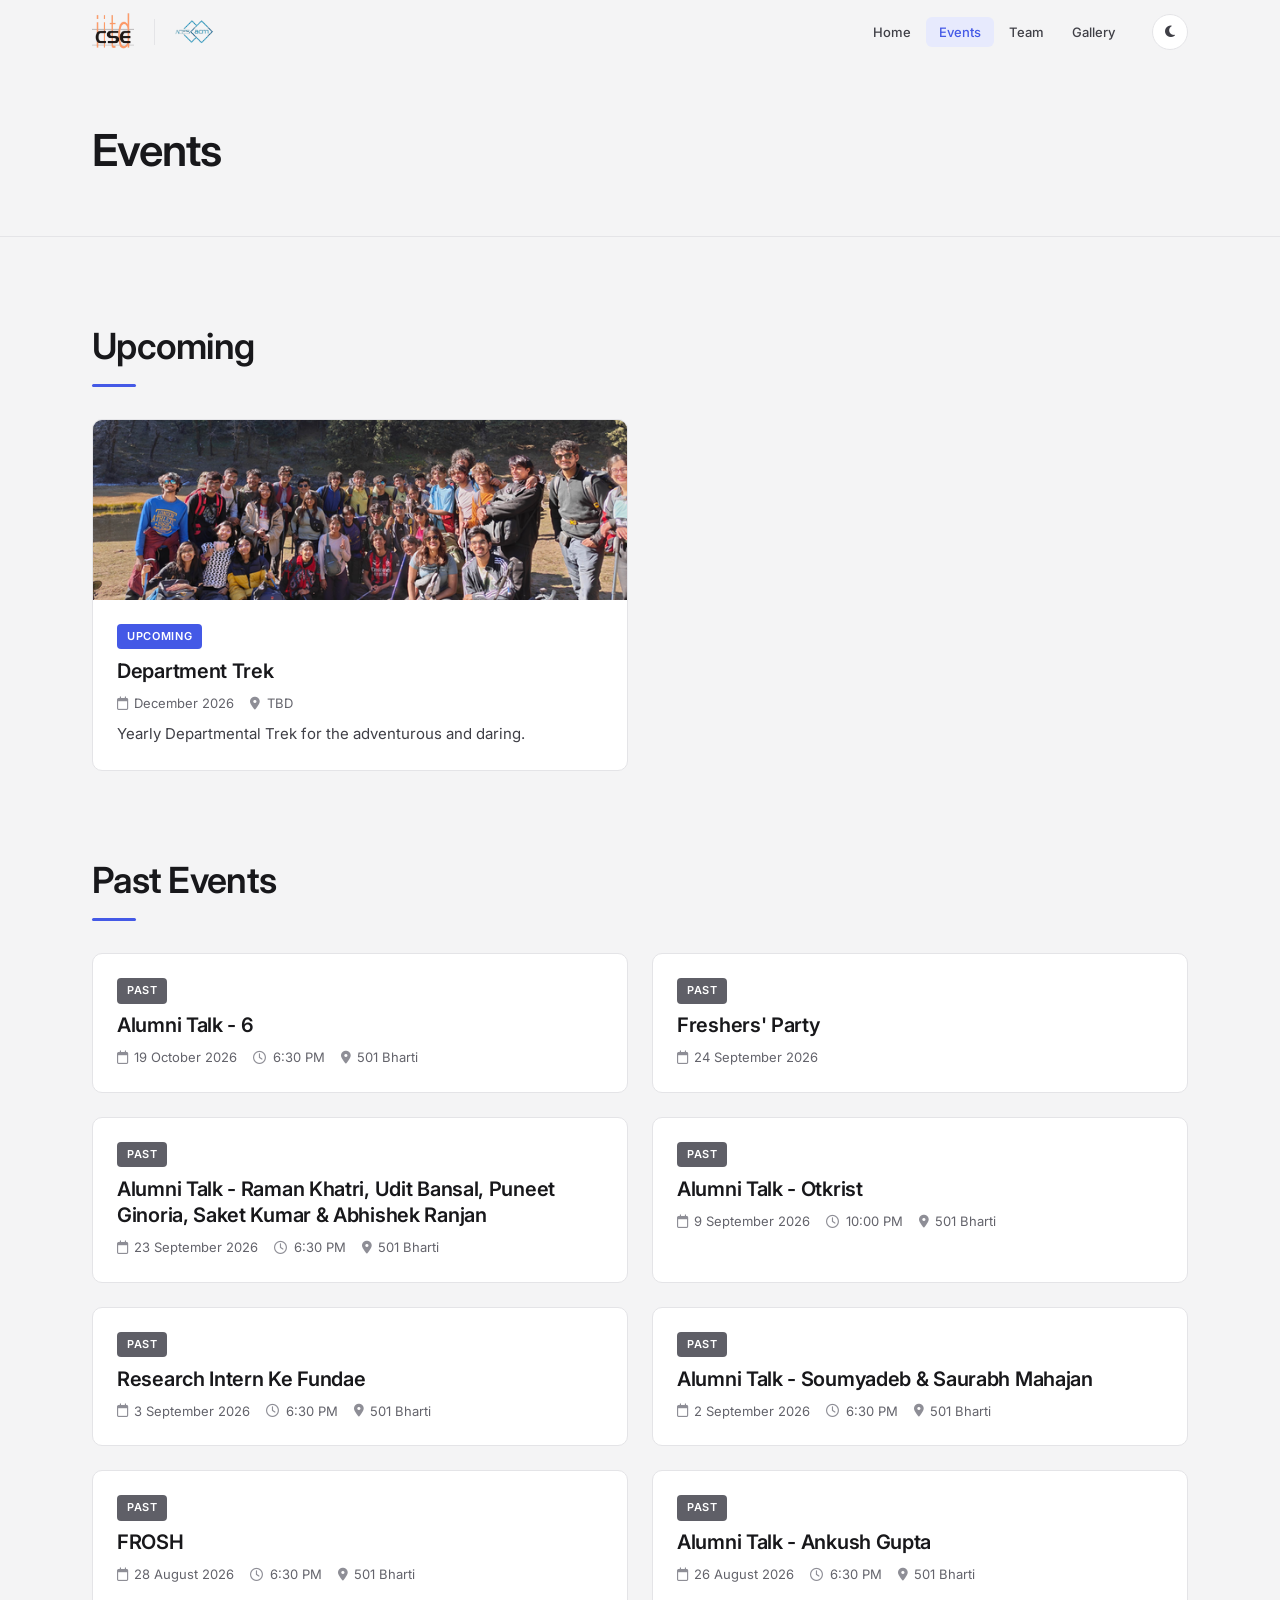
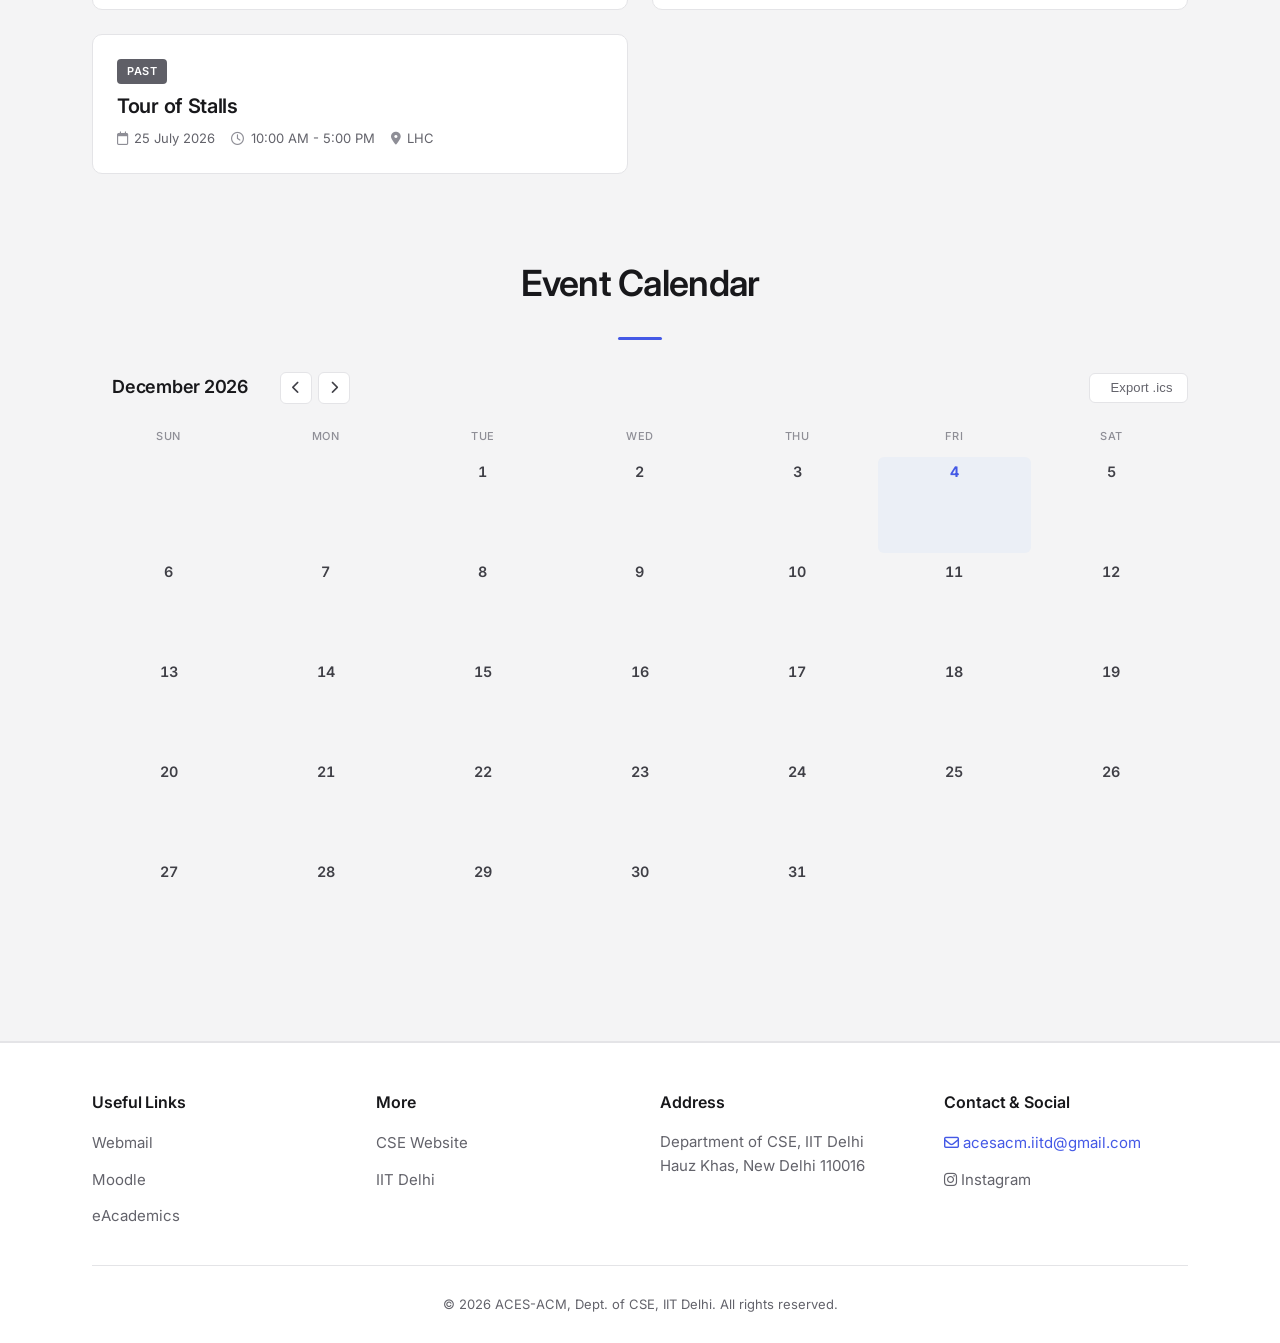
<file: events.html>
<!DOCTYPE html>
<html lang="en">

<head>
  <meta charset="UTF-8" />
  <meta name="viewport" content="width=device-width, initial-scale=1.0" />
  <title>Events ACES-ACM IIT Delhi</title>
  <link rel="icon" type="image/jpeg" href="assets/cse-logo.jpg" />
  <link rel="preconnect" href="https://fonts.googleapis.com" />
  <link rel="preconnect" href="https://fonts.gstatic.com" crossorigin />
  <link href="https://fonts.googleapis.com/css2?family=Inter:wght@400;500;600;700&display=swap" rel="stylesheet" />
  <link rel="stylesheet" href="https://cdnjs.cloudflare.com/ajax/libs/font-awesome/6.5.0/css/all.min.css"
    crossorigin="anonymous" />
  <link rel="stylesheet" href="css/styles.css" />
  <script>
    // apply saved theme (or the OS setting) before first paint to avoid a flash
    try {
      const t = localStorage.getItem('theme');
      if (t === 'dark' || (!t && matchMedia('(prefers-color-scheme: dark)').matches)) document.documentElement.dataset.theme = 'dark';
    } catch (e) {}
  </script>
</head>

<body data-page="events">
  <nav id="navbar"><div id="navbar-mount"></div></nav>

  <section id="page-hero"><div id="page-hero-mount"></div></section>

  <section><div id="events-upcoming"></div></section>
  <section><div id="events-past"></div></section>
  <section id="events-calendar"><div id="events-calendar-mount"></div></section>
  <footer id="footer"><div id="footer-mount"></div></footer>
  <script src="js/main.js"></script>
</body>

</html>
</file>
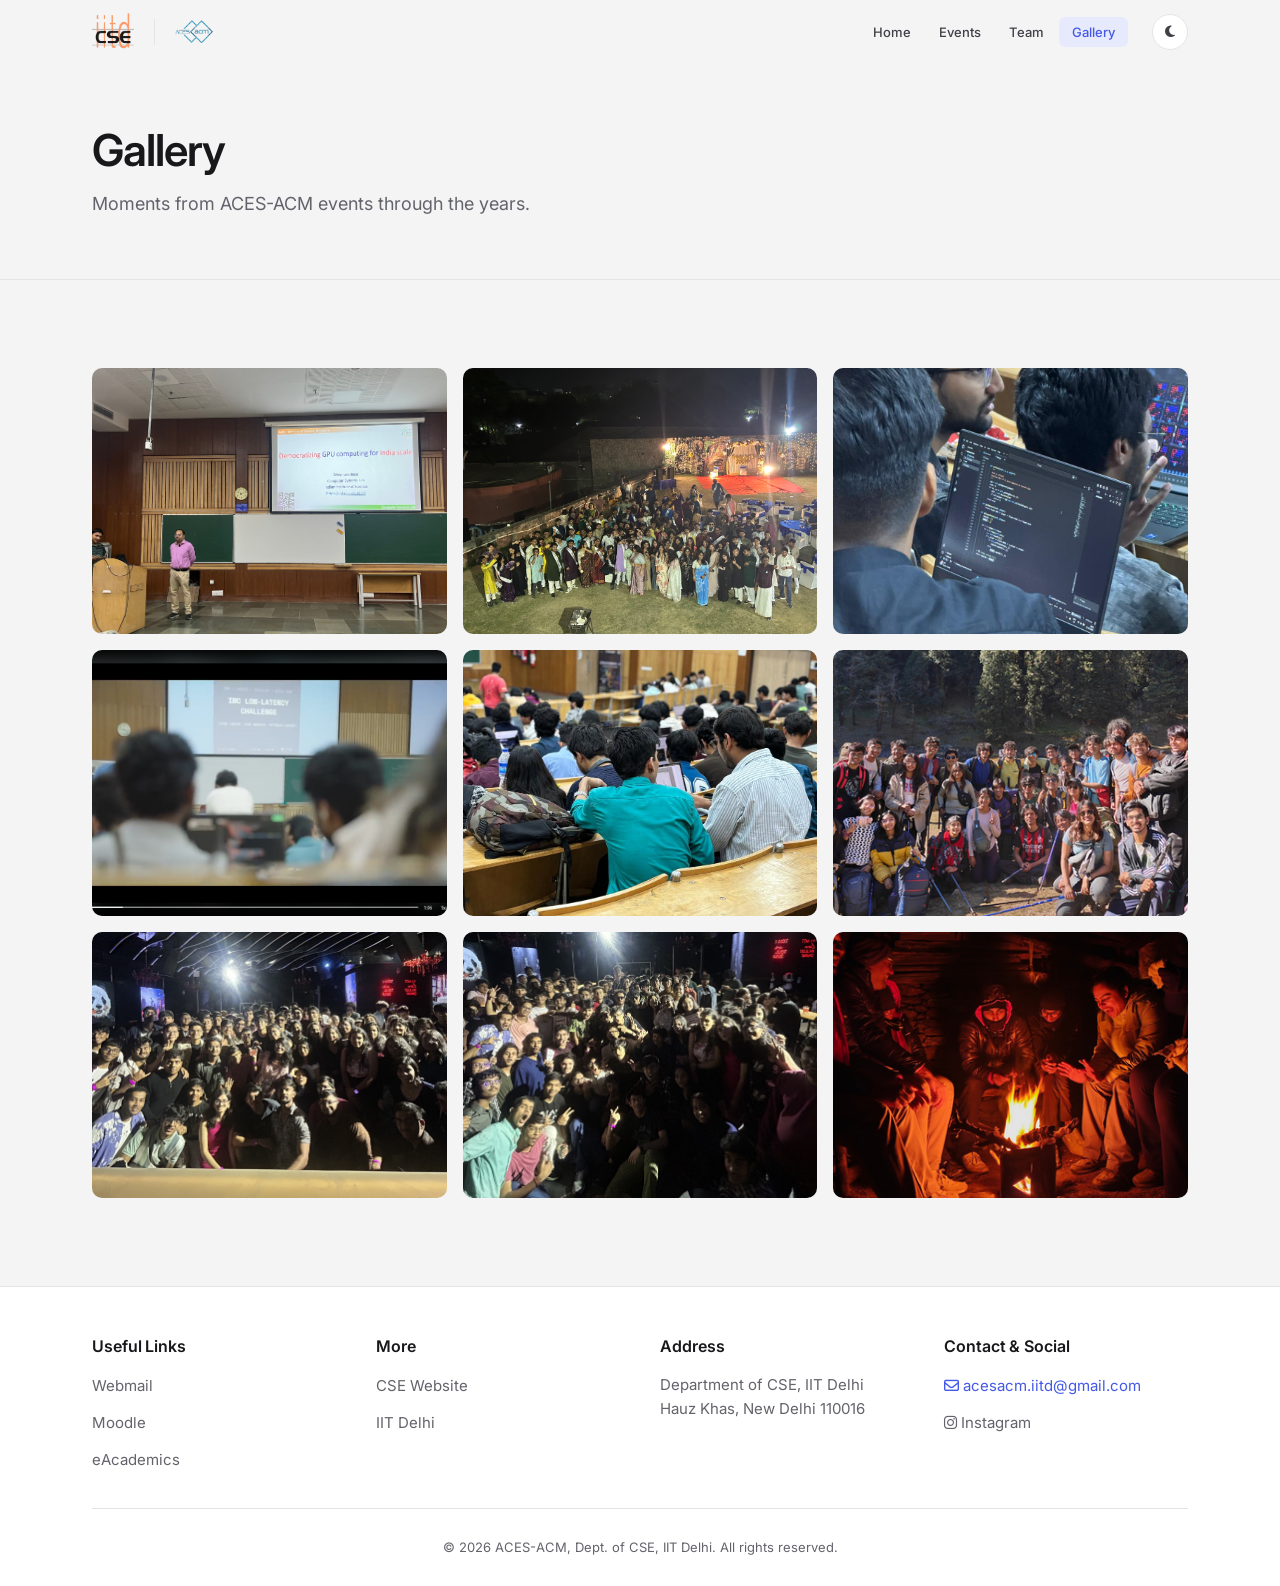
<file: gallery.html>
<!DOCTYPE html>
<html lang="en">

<head>
  <meta charset="UTF-8" />
  <meta name="viewport" content="width=device-width, initial-scale=1.0" />
  <title>Gallery ACES-ACM IIT Delhi</title>
  <link rel="icon" type="image/jpeg" href="assets/cse-logo.jpg" />
  <link rel="preconnect" href="https://fonts.googleapis.com" />
  <link rel="preconnect" href="https://fonts.gstatic.com" crossorigin />
  <link href="https://fonts.googleapis.com/css2?family=Inter:wght@400;500;600;700&display=swap" rel="stylesheet" />
  <link rel="stylesheet" href="https://cdnjs.cloudflare.com/ajax/libs/font-awesome/6.5.0/css/all.min.css"
    crossorigin="anonymous" />
  <link rel="stylesheet" href="css/styles.css" />
  <script>
    // apply saved theme (or the OS setting) before first paint to avoid a flash
    try {
      const t = localStorage.getItem('theme');
      if (t === 'dark' || (!t && matchMedia('(prefers-color-scheme: dark)').matches)) document.documentElement.dataset.theme = 'dark';
    } catch (e) {}
  </script>
</head>

<body data-page="gallery">
  <nav id="navbar"><div id="navbar-mount"></div></nav>

  <section id="page-hero"><div id="page-hero-mount"></div></section>
  <section><div id="gallery-main"></div></section>

  <footer id="footer"><div id="footer-mount"></div></footer>
  <script src="js/main.js"></script>
</body>

</html>
</file>
<file: css/styles.css>
/* ═══ RESET & BASE ═══════════════════════════════════════════════ */
*,
*::before,
*::after {
  box-sizing: border-box;
  margin: 0;
  padding: 0;
}

html {
  scroll-behavior: smooth;
  font-size: 16px;
  -webkit-text-size-adjust: 100%;
}

:root {
  color-scheme: light;

  /* ── Surfaces ── */
  --bg: #F4F4F5;
  --surface: #FFFFFF;
  --surface-sunk: #EFEFF1;
  --nav-bg: rgba(244, 244, 245, 0.85); /* same as --bg */

  /* ── Accent: --accent for fills (white text on top), --accent-text for blue text ── */
  --accent: #4459E6;
  --accent-hover: #3A4ED6;
  --accent-text: #4459E6;
  --accent-soft: #E7EAFD;

  /* ── Ink ramp ── */
  --heading: #18181B;
  --ink: #27272A;
  --ink-2: #3F3F46;
  --muted: #63636B;
  --muted-lt: #8E8E96;
  --badge: #5F5F67;

  /* ── Hairlines ── */
  --border: #E4E4E7;
  --border-lt: #EDEDEF;

  /* ── Category accents (greys) ── */
  --tag-ai: #27272A;
  --tag-sys: #3F3F46;
  --tag-theory: #52525B;
  --tag-hci: #71717A;

  /* ── Type ── */
  --sans: 'Inter', system-ui, -apple-system, 'Segoe UI', Roboto, 'Helvetica Neue', Arial, sans-serif;

  /* ── Radius scale ── */
  --r-xs: 4px;
  --r-sm: 6px;
  --r-md: 10px;
  --r-lg: 12px;
  --r-pill: 999px;

  /* ── Elevation (soft, neutral) ── */
  --shadow-xs: 0 1px 2px rgba(0, 0, 0, 0.05);
  --shadow-sm: 0 2px 8px rgba(0, 0, 0, 0.05);
  --shadow-md: 0 6px 20px rgba(0, 0, 0, 0.07);
  --shadow-lg: 0 12px 32px rgba(0, 0, 0, 0.09);

  /* ── Motion ── */
  --ease: cubic-bezier(0.4, 0, 0.2, 1);
  --dur: 0.18s;
}

/* Night mode: set by the navbar toggle (saved in localStorage), else follows the OS */
[data-theme="dark"] {
  color-scheme: dark;

  --bg: #121318;
  --surface: #1C1E27;
  --surface-sunk: #252836;
  --nav-bg: rgba(18, 19, 24, 0.85);

  --accent: #4459E6;
  --accent-hover: #5367EC;
  --accent-text: #7C8CF8;
  --accent-soft: rgba(68, 89, 230, 0.18);

  --heading: #F3F4F8;
  --ink: #E4E6EE;
  --ink-2: #C3C7D4;
  --muted: #9499AB;
  --muted-lt: #6E7385;
  --badge: #3F4255;

  --border: #2C2F3D;
  --border-lt: #262936;

  --tag-ai: #3F4255;
  --tag-sys: #4A4E63;
  --tag-theory: #565B72;
  --tag-hci: #636881;

  --shadow-xs: 0 1px 2px rgba(0, 0, 0, 0.3);
  --shadow-sm: 0 2px 8px rgba(0, 0, 0, 0.25);
  --shadow-md: 0 6px 20px rgba(0, 0, 0, 0.35);
  --shadow-lg: 0 12px 32px rgba(0, 0, 0, 0.45);
}

body {
  background: var(--bg);
  color: var(--ink-2);
  font-family: var(--sans);
  font-size: 1rem;
  line-height: 1.6;
  overflow-wrap: break-word;
  font-feature-settings: 'kern', 'liga', 'calt';
  -webkit-font-smoothing: antialiased;
  -moz-osx-font-smoothing: grayscale;
  text-rendering: optimizeLegibility;
}

a {
  color: inherit;
  text-decoration: none;
}

img {
  display: block;
  width: 100%;
}

p {
  text-wrap: pretty;
}

::selection {
  background: var(--accent);
  color: #fff;
}

:focus-visible {
  outline: 2px solid var(--accent);
  outline-offset: 3px;
  border-radius: 2px;
}

body.nav-open {
  overflow: hidden;
}

section {
  padding: 5.5rem 0;
}

/* sections share one background, so don't double the gap between them */
section:not(#hero, #page-hero) + section {
  padding-top: 0;
}

section[id] {
  scroll-margin-top: 5rem;
}

.container {
  max-width: 1160px;
  margin: 0 auto;
  padding: 0 2rem;
}

/* ═══ SECTION HEADERS ════════════════════════════════════════════ */
.section-label {
  font-family: var(--sans);
  font-size: 0.75rem;
  font-weight: 600;
  letter-spacing: 0.08em;
  text-transform: uppercase;
  color: var(--accent-text);
  margin-bottom: 0.85rem;
}

.section-title {
  font-family: var(--sans);
  font-size: clamp(1.75rem, 3.2vw, 2.25rem);
  font-weight: 600;
  line-height: 1.2;
  letter-spacing: -0.02em;
  color: var(--heading);
  margin-bottom: 1rem;
  text-wrap: balance;
}

.section-sub {
  font-size: 1rem;
  line-height: 1.7;
  color: var(--muted);
  max-width: 620px;
  margin-bottom: 3rem;
  text-wrap: pretty;
}

.section-sub.center {
  margin-left: auto;
  margin-right: auto;
}

.divider {
  width: 2.75rem;
  height: 3px;
  background: var(--accent);
  border-radius: var(--r-pill);
  margin: 1rem 0 2rem 0;
}

/* ═══ NAVBAR ══════════════════════════════════════════════════════ */
#navbar {
  position: sticky;
  top: 0;
  z-index: 1000;
  background: var(--nav-bg);
  backdrop-filter: saturate(140%) blur(12px);
  -webkit-backdrop-filter: saturate(140%) blur(12px);
  border-bottom: 1px solid transparent;
  padding: 0.75rem 0;
  transition: box-shadow var(--dur) var(--ease), border-color var(--dur) var(--ease), background var(--dur) var(--ease);
}

#navbar.scrolled {
  border-bottom-color: var(--border);
  box-shadow: var(--shadow-sm);
}

.nav-inner {
  display: flex;
  align-items: center;
  justify-content: space-between;
  gap: 1.5rem;
}

.nav-logos {
  display: flex;
  align-items: center;
  gap: 1.25rem;
}

.nav-logo-img {
  height: 40px;
  width: auto;
  display: block;
}

.nav-sep {
  height: 26px;
  width: 1px;
  background: var(--border);
}

.nav-links {
  display: flex;
  align-items: center;
  gap: 0.15rem;
  list-style: none;
  margin-left: auto;
}

.nav-links a {
  font-size: 0.8125rem;
  font-weight: 500;
  letter-spacing: 0.005em;
  color: var(--ink-2);
  padding: 0.45rem 0.8rem;
  border-radius: var(--r-sm);
  transition: background var(--dur) var(--ease), color var(--dur) var(--ease);
}

.nav-links a:hover {
  background: var(--border-lt);
  color: var(--heading);
}

.nav-links a.active {
  color: var(--accent-text);
  background: var(--accent-soft);
  font-weight: 500;
}

.nav-cta {
  background: var(--accent) !important;
  color: #fff !important;
  font-weight: 500 !important;
  padding: 0.45rem 1.05rem !important;
  border-radius: var(--r-sm);
  box-shadow: var(--shadow-xs);
  transition: background var(--dur) var(--ease), box-shadow var(--dur) var(--ease);
}

.nav-cta:hover {
  background: var(--accent-hover) !important;
  box-shadow: var(--shadow-sm);
}

.theme-toggle {
  width: 2.25rem;
  height: 2.25rem;
  flex-shrink: 0;
  display: inline-flex;
  align-items: center;
  justify-content: center;
  border-radius: 50%;
  border: 1px solid var(--border);
  background: var(--surface);
  color: var(--ink-2);
  cursor: pointer;
  transition: background var(--dur) var(--ease), color var(--dur) var(--ease), border-color var(--dur) var(--ease);
}

.theme-toggle:hover {
  color: var(--accent-text);
  border-color: var(--accent-text);
}

.nav-actions {
  display: flex;
  align-items: center;
  gap: 0.75rem;
}

/* logos with a night-mode version: show the one matching the theme */
.logo-dark,
[data-theme="dark"] .logo-light {
  display: none !important;
}

[data-theme="dark"] .logo-dark {
  display: block !important;
}

.nav-hamburger {
  display: none;
  flex-direction: column;
  gap: 4px;
  cursor: pointer;
  padding: 6px;
  background: none;
  border: none;
  border-radius: var(--r-xs);
  -webkit-appearance: none;
  appearance: none;
}

.nav-hamburger span {
  width: 22px;
  height: 2px;
  background: var(--ink);
  display: block;
  border-radius: 2px;
  transition: transform var(--dur) var(--ease), opacity var(--dur) var(--ease);
  transform-origin: center;
}

.nav-hamburger.active span:nth-child(1) {
  transform: translateY(6px) rotate(45deg);
}

.nav-hamburger.active span:nth-child(2) {
  opacity: 0;
}

.nav-hamburger.active span:nth-child(3) {
  transform: translateY(-6px) rotate(-45deg);
}

/* ═══ BUTTONS ═════════════════════════════════════════════════════ */
.btn {
  display: inline-flex;
  align-items: center;
  gap: 0.5rem;
  font-family: var(--sans);
  font-size: 0.875rem;
  font-weight: 500;
  letter-spacing: 0.01em;
  padding: 0.72rem 1.5rem;
  border-radius: var(--r-sm);
  border: none;
  cursor: pointer;
  transition: background var(--dur) var(--ease), color var(--dur) var(--ease),
    box-shadow var(--dur) var(--ease), transform var(--dur) var(--ease), border-color var(--dur) var(--ease);
}

.btn-primary {
  background: var(--accent);
  color: #fff;
  box-shadow: var(--shadow-xs);
}

.btn-primary:hover {
  background: var(--accent-hover);
  box-shadow: var(--shadow-sm);
  transform: translateY(-1px);
}

.btn-outline {
  background: transparent;
  color: var(--accent-text);
  border: 1px solid var(--accent-text);
}

.btn-outline:hover {
  background: var(--accent);
  color: #fff;
  border-color: var(--accent);
  transform: translateY(-1px);
  box-shadow: var(--shadow-xs);
}

.btn:active {
  transform: translateY(0);
}

.full-width-btn {
  width: 100%;
  justify-content: center;
}

/* ═══ PAGE HERO (inner pages) ═════════════════════════════════════ */
#page-hero {
  border-bottom: 1px solid var(--border);
  padding: 3.75rem 0;
}

.page-hero-title {
  font-family: var(--sans);
  font-size: clamp(2rem, 4.5vw, 2.75rem);
  font-weight: 600;
  letter-spacing: -0.025em;
  color: var(--heading);
  line-height: 1.15;
  text-wrap: balance;
}

.page-hero-sub {
  font-size: 1.125rem;
  line-height: 1.65;
  color: var(--muted);
  max-width: 640px;
  margin-top: 0.85rem;
  text-wrap: pretty;
}

/* ═══ HERO (landing) ══════════════════════════════════════════════ */
#hero {
  padding: 5rem 0 5.5rem;
  border-bottom: 1px solid var(--border);
}

.hero-grid {
  display: grid;
  grid-template-columns: 1.2fr 1fr;
  gap: 4.5rem;
  align-items: center;
}

.hero-title {
  font-family: var(--sans);
  font-size: clamp(2.25rem, 5vw, 3.5rem);
  font-weight: 600;
  line-height: 1.08;
  letter-spacing: -0.03em;
  color: var(--heading);
  margin-bottom: 1.25rem;
}

.hero-intro {
  font-size: 1.125rem;
  line-height: 1.7;
  color: var(--ink-2);
  max-width: 62ch;
  text-wrap: pretty;
}

.hero-poster {
  aspect-ratio: 4 / 5;
  justify-self: center;
  width: 100%;
  max-width: 416px;
  border-radius: var(--r-lg);
  overflow: hidden;
  background: var(--bg);
  box-shadow: none;
}

.hero-poster img {
  width: 100%;
  height: 100%;
  object-fit: contain;
}

.hero-poster.empty {
  box-shadow: none;
  background: none;
}

/* shared "add a photo here" box */
.photo-placeholder {
  height: 100%;
  display: flex;
  flex-direction: column;
  align-items: center;
  justify-content: center;
  gap: 0.6rem;
  border: 1px dashed var(--border);
  border-radius: inherit;
  color: var(--muted-lt);
  font-size: 0.75rem;
  font-weight: 500;
  letter-spacing: 0.06em;
  text-transform: uppercase;
}

.photo-placeholder i {
  font-size: 2.25rem;
}

/* ═══ WHAT WE DO (home) ═══════════════════════════════════════════ */
.wwd-grid {
  display: grid;
  grid-template-columns: 1.4fr 1fr;
  gap: 2rem;
}

.wwd-photos {
  aspect-ratio: 4 / 3;
  border-radius: var(--r-lg);
  overflow: hidden;
  display: grid;
  grid-template-columns: repeat(2, 1fr);
  grid-auto-rows: 1fr;
  gap: 0.5rem;
}

.wwd-photos.empty,
.wwd-photos.count-1 {
  grid-template-columns: 1fr;
}

.wwd-photos img {
  width: 100%;
  height: 100%;
  min-height: 0;
  object-fit: cover;
}

/* 3 photos: the first spans the top row */
.wwd-photos.odd img:first-child {
  grid-column: span 2;
}

.wwd-links {
  display: flex;
  flex-direction: column;
  gap: 0.75rem;
  align-self: start; /* don't stretch to full grid cell height */
}

.wwd-link {
  flex: 0 0 auto;
  display: flex;
  align-items: center;
  padding: 0.75rem 1.5rem;
  background: var(--surface);
  border: 1px solid var(--border);
  border-radius: var(--r-md);
  font-family: var(--sans);
  font-size: 1.1rem;
  font-weight: 600;
  line-height: 1.25;
  letter-spacing: -0.015em;
  color: var(--heading);
  text-decoration: none;
  transition: box-shadow var(--dur) var(--ease), transform var(--dur) var(--ease), border-color var(--dur) var(--ease);
}

.wwd-link:hover {
  box-shadow: var(--shadow-md);
  transform: translateY(-3px);
  border-color: var(--border-lt);
}

/* ═══ EVENTS ══════════════════════════════════════════════════════ */
.events-grid {
  display: grid;
  grid-template-columns: repeat(2, 1fr);
  gap: 1.5rem;
}

.event-card {
  background: var(--surface);
  border: 1px solid var(--border);
  border-radius: var(--r-md);
  overflow: hidden;
  display: flex;
  flex-direction: column;
  transition: box-shadow var(--dur) var(--ease), transform var(--dur) var(--ease), border-color var(--dur) var(--ease);
}

.event-card:hover {
  box-shadow: var(--shadow-md);
  transform: translateY(-3px);
  border-color: var(--border-lt);
}

.event-card-img {
  height: 180px;
  background: var(--surface-sunk);
  overflow: hidden;
}

.event-card-img img {
  width: 100%;
  height: 100%;
  object-fit: cover;
}

.event-card-body {
  padding: 1.5rem;
  display: flex;
  flex-direction: column;
  gap: 0.55rem;
  flex: 1;
}

.event-status {
  align-self: flex-start;
  font-size: 0.6875rem;
  font-weight: 600;
  letter-spacing: 0.06em;
  text-transform: uppercase;
  padding: 0.24rem 0.62rem;
  border-radius: var(--r-xs);
  color: #fff;
  background: var(--badge);
}

.event-status.upcoming { background: var(--accent); }
.event-status.past { background: var(--badge); }
.event-status.live { background: var(--accent); }

.event-name {
  font-family: var(--sans);
  font-size: 1.25rem;
  font-weight: 600;
  line-height: 1.3;
  letter-spacing: -0.015em;
  color: var(--heading);
}

.event-meta {
  font-size: 0.8125rem;
  color: var(--muted);
  display: flex;
  flex-wrap: wrap;
  gap: 1rem;
}

.event-meta span {
  display: inline-flex;
  align-items: center;
  gap: 0.4rem;
}

.event-meta i {
  color: var(--muted-lt);
}

.event-desc {
  font-size: 0.9375rem;
  color: var(--ink-2);
  line-height: 1.6;
}

a.event-card {
  text-decoration: none;
  color: inherit;
}

.events-empty {
  color: var(--muted);
}

/* ═══ EVENTS CALENDAR ══════════════════════════════════════════════ */
#events-calendar {
  border-bottom: 1px solid var(--border);
}

#events-calendar .container {
  display: flex;
  flex-direction: column;
  align-items: center;
  text-align: center;
}

#events-calendar .divider {
  margin-left: auto;
  margin-right: auto;
}

.cal-wrap {
  width: 100%;
  max-width: 1100px;
  margin: 0 auto; /* center the calendar */
}

/* header row: month title + prev/next nav + export */
.cal-header {
  display: flex;
  align-items: center;
  gap: 0.75rem;
  margin-bottom: 1.5rem;
  flex-wrap: wrap;
}

.cal-month-label {
  font-size: 1.125rem;
  font-weight: 600;
  color: var(--heading);
  letter-spacing: -0.015em;
  min-width: 11rem;
}

.cal-nav {
  display: flex;
  gap: 0.35rem;
}

.cal-nav-btn {
  width: 2rem;
  height: 2rem;
  display: inline-flex;
  align-items: center;
  justify-content: center;
  border: 1px solid var(--border);
  border-radius: var(--r-sm);
  background: var(--surface);
  color: var(--ink-2);
  cursor: pointer;
  font-size: 0.8125rem;
  transition: background var(--dur) var(--ease), color var(--dur) var(--ease), border-color var(--dur) var(--ease);
}

.cal-nav-btn:hover {
  background: var(--accent-soft);
  color: var(--accent-text);
  border-color: var(--accent-text);
}

.cal-export-btn {
  margin-left: auto;
  display: inline-flex;
  align-items: center;
  gap: 0.4rem;
  font-size: 0.8125rem;
  font-weight: 500;
  letter-spacing: 0.01em;
  padding: 0.4rem 0.9rem;
  border: 1px solid var(--border);
  border-radius: var(--r-sm);
  background: var(--surface);
  color: var(--muted);
  cursor: pointer;
  transition: background var(--dur) var(--ease), color var(--dur) var(--ease), border-color var(--dur) var(--ease);
}

.cal-export-btn:hover {
  background: var(--accent-soft);
  color: var(--accent-text);
  border-color: var(--accent-text);
}

/* day-of-week header row */
.cal-grid {
  display: grid;
  grid-template-columns: repeat(7, 1fr);
  gap: 4px;
}

.cal-dow {
  text-align: center;
  font-size: 0.6875rem;
  font-weight: 500;
  letter-spacing: 0.06em;
  text-transform: uppercase;
  color: var(--muted-lt);
  padding-bottom: 0.5rem;
}

/* individual day cells — taller to fit event name labels */
.cal-day {
  min-height: 6rem;
  border-radius: var(--r-sm);
  display: flex;
  flex-direction: column;
  align-items: stretch;      /* let children fill full cell width */
  justify-content: flex-start;
  padding: 0.45rem 0.35rem 0.4rem;
  gap: 4px;
  font-variant-numeric: tabular-nums;
  color: var(--ink-2);
  background: transparent;
  cursor: default;
  transition: background var(--dur) var(--ease);
  overflow: hidden;
  text-align: left;          /* override the container's text-align:center */
}

/* the day-of-month number */
.cal-day-num {
  display: block;
  font-size: 0.9rem;
  font-weight: 600;
  line-height: 1;
  text-align: center;        /* centre just the number */
  margin-bottom: 3px;
  color: var(--ink-2);
}

.cal-day.today {
  background: rgba(var(--accent-rgb, 59, 130, 246), 0.05);
}

.cal-day.today .cal-day-num {
  color: var(--accent-text);
  font-weight: 700;
}

.cal-day.has-event:hover {
  background: var(--surface-sunk);
}

/* event name labels — always visible inside the cell */
.cal-event-labels {
  display: flex;
  flex-direction: column;
  gap: 4px;
  width: 100%;
}

.cal-event-label {
  display: block;
  width: 100%;
  box-sizing: border-box;
  font-size: 0.8rem;
  font-weight: 600;
  line-height: 1.35;
  letter-spacing: -0.01em;
  color: var(--accent-text);
  background: var(--accent-soft);
  border-left: 3px solid var(--accent);
  border-radius: 4px;
  padding: 4px 6px;
  white-space: normal;
  word-break: break-word;
  text-align: left;
  box-shadow: 0 1px 2px rgba(0, 0, 0, 0.04);
  transition: transform 0.15s ease, background 0.15s ease;
}

.cal-event-label:hover {
  transform: translateY(-1px);
}

.cal-event-more {
  background: var(--surface-sunk);
  border-left-color: var(--muted);
  color: var(--muted);
  font-size: 0.72rem;
  font-weight: 500;
}

@media (max-width: 600px) {
  .cal-day        { font-size: 0.72rem; min-height: 4rem; }
  .cal-day-num    { font-size: 0.75rem; }
  .cal-event-label { font-size: 0.625rem; padding: 2px 4px; border-left-width: 2px; }
}

/* ═══ SPEAKERS / TEAM ═════════════════════════════════════════════ */
.speakers-grid {
  display: grid;
  grid-template-columns: repeat(3, 1fr);
  gap: 1.5rem;
}

.speaker-card {
  background: var(--surface);
  border: 1px solid var(--border);
  border-radius: var(--r-md);
  overflow: hidden;
  transition: box-shadow var(--dur) var(--ease), transform var(--dur) var(--ease), border-color var(--dur) var(--ease);
  text-decoration: none;
  color: inherit;
  display: block;
}

a.speaker-card {
  cursor: pointer;
}

.speaker-card:hover {
  box-shadow: var(--shadow-md);
  transform: translateY(-3px);
  border-color: var(--border-lt);
}

.speaker-img-wrap {
  height: 190px;
  background: var(--surface-sunk);
  overflow: hidden;
  position: relative;
}

.speaker-img-wrap img {
  width: 100%;
  height: 100%;
  object-fit: cover;
  object-position: center;
}

.speaker-img-wrap img.no-crop {
  object-fit: contain;
  object-position: center;
  background: var(--surface-sunk);
}

.speaker-img-placeholder {
  width: 100%;
  height: 100%;
  display: flex;
  align-items: center;
  justify-content: center;
  background: var(--surface-sunk);
  color: var(--border);
  font-size: 2.75rem;
}

.speaker-track-bar {
  position: absolute;
  bottom: 0;
  left: 0;
  right: 0;
  height: 3px;
  background: var(--heading);
}

.speaker-track-bar.ai { background: var(--tag-ai); }
.speaker-track-bar.sys { background: var(--tag-sys); }
.speaker-track-bar.theory { background: var(--tag-theory); }
.speaker-track-bar.hci { background: var(--tag-hci); }

.speaker-body {
  padding: 1.25rem;
}

.speaker-name {
  font-family: var(--sans);
  font-size: 1.125rem;
  font-weight: 600;
  line-height: 1.3;
  letter-spacing: -0.01em;
  color: var(--heading);
  margin-bottom: 0.15rem;
}

.speaker-title {
  font-size: 0.8125rem;
  color: var(--muted);
  margin-bottom: 0.75rem;
}

.speaker-bio {
  font-size: 0.875rem;
  color: var(--ink-2);
  line-height: 1.6;
  margin-bottom: 1.1rem;
}

.speaker-footer {
  display: flex;
  align-items: center;
  justify-content: space-between;
}

.speaker-domain {
  font-size: 0.6875rem;
  font-weight: 600;
  letter-spacing: 0.06em;
  text-transform: uppercase;
  padding: 0.24rem 0.62rem;
  border-radius: var(--r-xs);
  color: #fff;
  background: var(--badge);
}

.speaker-domain.ai { background: var(--tag-ai); }
.speaker-domain.sys { background: var(--tag-sys); }
.speaker-domain.theory { background: var(--tag-theory); }
.speaker-domain.hci { background: var(--tag-hci); }

.speaker-socials {
  display: flex;
  gap: 0.7rem;
  color: var(--muted);
}

.speaker-socials a {
  transition: color var(--dur) var(--ease);
}

.speaker-socials a:hover {
  color: var(--accent-text);
}

/* ═══ TEAM GROUPS ═════════════════════════════════════════════════ */
.team-group + .team-group {
  margin-top: 3.75rem;
}

/* flex instead of grid so a part-filled last row is centred */
.team-group .speakers-grid {
  --cols: 5;
  --gap: 1.25rem;
  display: flex;
  flex-wrap: wrap;
  justify-content: center;
  gap: var(--gap);
}

.team-group .speaker-card {
  width: calc((100% - (var(--cols) - 1) * var(--gap)) / var(--cols));
}

/* "align": "left" on a group in team.json opts out of centring */
.team-group.align-left .speakers-grid {
  justify-content: flex-start;
}

.team-group .speaker-img-wrap {
  height: 150px;
}

.team-group-title {
  font-family: var(--sans);
  font-size: 1.5rem;
  font-weight: 600;
  line-height: 1.25;
  letter-spacing: -0.02em;
  color: var(--heading);
  margin-bottom: 1.5rem;
  padding-bottom: 0.6rem;
  border-bottom: 1px solid var(--border);
}

/* ═══ GALLERY ═════════════════════════════════════════════════════ */
.gallery-grid {
  display: grid;
  grid-template-columns: repeat(3, 1fr);
  gap: 1rem;
}

.gallery-item {
  background: var(--surface-sunk);
  border-radius: var(--r-md);
  overflow: hidden;
  position: relative;
  aspect-ratio: 4 / 3;
}

.gallery-item img {
  width: 100%;
  height: 100%;
  object-fit: cover;
  transition: transform 0.4s var(--ease);
}

.gallery-placeholder {
  width: 100%;
  height: 100%;
  background: var(--surface-sunk);
  display: flex;
  align-items: center;
  justify-content: center;
  color: var(--border);
  font-size: 2rem;
}

.gallery-item:hover img {
  transform: scale(1.05);
}

.gallery-overlay {
  position: absolute;
  inset: 0;
  background: rgba(0, 0, 0, 0);
  transition: background var(--dur) var(--ease);
  display: flex;
  align-items: flex-end;
  padding: 1rem;
}

.gallery-item:hover .gallery-overlay {
  background: linear-gradient(to top, rgba(0, 0, 0, 0.75), rgba(0, 0, 0, 0));
}

.gallery-caption {
  color: #fff;
  font-size: 0.875rem;
  font-weight: 500;
  line-height: 1.4;
  opacity: 0;
  transform: translateY(4px);
  transition: opacity var(--dur) var(--ease), transform var(--dur) var(--ease);
}

.gallery-item:hover .gallery-caption {
  opacity: 1;
  transform: translateY(0);
}

a.gallery-item {
  color: inherit;
  text-decoration: none;
}

.gallery-back {
  display: inline-flex;
  align-items: center;
  gap: 0.45rem;
  font-size: 0.875rem;
  font-weight: 500;
  color: var(--muted);
  text-decoration: none;
  margin-bottom: 1.25rem;
  transition: color var(--dur) var(--ease);
}

.gallery-back:hover {
  color: var(--heading);
}

.gallery-event-meta {
  margin: 0.5rem 0 2rem;
}

.gallery-empty {
  color: var(--muted);
}

/* ═══ FORMS & CARDS ═══════════════════════════════════════════════ */
.form-card {
  background: var(--surface);
  border: 1px solid var(--border);
  border-radius: var(--r-lg);
  padding: 3rem 2rem;
  box-shadow: var(--shadow-sm);
}

.reg-grid {
  display: grid;
  grid-template-columns: 1fr 1.4fr;
  gap: 5rem;
  align-items: start;
}

.reg-info h3 {
  font-family: var(--sans);
  font-size: 1.25rem;
  font-weight: 600;
  line-height: 1.3;
  letter-spacing: -0.015em;
  color: var(--heading);
  margin-bottom: 0.5rem;
}

.reg-info p {
  font-size: 0.9375rem;
  color: var(--muted);
  line-height: 1.7;
  margin-bottom: 1.5rem;
}

/* ═══ FOOTER ══════════════════════════════════════════════════════ */
#footer {
  background: var(--surface);
  border-top: 1px solid var(--border);
  color: var(--muted);
  padding: 3rem 0 1.75rem;
}

.footer-grid {
  display: grid;
  grid-template-columns: repeat(4, 1fr);
  gap: 2.5rem;
  padding-bottom: 2.25rem;
  border-bottom: 1px solid var(--border);
}

.footer-col h4 {
  font-family: var(--sans);
  font-size: 1rem;
  font-weight: 600;
  line-height: 1.4;
  letter-spacing: -0.005em;
  color: var(--heading);
  margin-bottom: 1rem;
}

.footer-links {
  list-style: none;
  display: flex;
  flex-direction: column;
  gap: 0.7rem;
}

.footer-links a,
.footer-text {
  font-size: 0.9375rem;
  line-height: 1.6;
  color: var(--muted);
  text-decoration: none;
}

.footer-links a {
  transition: color var(--dur) var(--ease);
}

.footer-links a:hover {
  color: var(--heading);
}

.footer-links a[href^="mailto:"] {
  color: var(--accent-text);
}

.footer-links a[href^="mailto:"]:hover {
  color: var(--accent-hover);
}

.footer-bottom {
  text-align: center;
  font-size: 0.8125rem;
  color: var(--muted);
  padding-top: 1.75rem;
}

/* ═══ UTILITY ═════════════════════════════════════════════════════ */
.text-center { text-align: center; }
.mt-1 { margin-top: 1rem; }
.mt-2 { margin-top: 2rem; }
.mt-3 { margin-top: 3rem; }

/* ═══ RESPONSIVE ══════════════════════════════════════════════════ */
@media (max-width: 900px) {

  section {
    padding: 4rem 0;
  }

  .hero-grid,
  .wwd-grid,
  .reg-grid {
    grid-template-columns: 1fr;
    gap: 2.5rem;
  }

  /* on small screens show real photos under/above the content, but drop empty slots */
  .hero-poster.empty,
  .wwd-photos.empty {
    display: none;
  }

  .wwd-link {
    font-size: 1rem;
  }

  .events-grid {
    grid-template-columns: 1fr;
  }

  .speakers-grid,
  .gallery-grid {
    grid-template-columns: repeat(2, 1fr);
  }

  .team-group .speakers-grid {
    --cols: 3;
  }

  .footer-grid {
    grid-template-columns: 1fr 1fr;
    gap: 2rem;
  }
}

/* ── Navbar: collapse to hamburger + full-screen menu ── */
@media (max-width: 980px) {
  .nav-hamburger {
    display: flex;
  }

  /* keep the logos + close button above the overlay */
  .nav-logos,
  .nav-actions {
    position: relative;
    z-index: 1001;
  }

  .nav-links {
    position: fixed;
    top: 0;
    left: 0;
    width: 100%;
    height: 100dvh;
    z-index: 999;
    flex-direction: column;
    align-items: stretch;
    gap: 0.1rem;
    padding: 5.75rem 2rem 2.25rem;
    background: var(--bg);
    overflow-y: auto;
    opacity: 0;
    visibility: hidden;
    transform: translateY(-8px);
    pointer-events: none;
    transition: opacity 0.25s var(--ease), transform 0.25s var(--ease), visibility 0.25s var(--ease);
  }

  .nav-links.mobile-open {
    opacity: 1;
    visibility: visible;
    transform: translateY(0);
    pointer-events: auto;
  }

  .nav-links li {
    width: 100%;
  }

  .nav-links a {
    font-family: var(--sans);
    font-size: clamp(1.5rem, 5.5vw, 1.875rem);
    font-weight: 500;
    letter-spacing: -0.02em;
    color: var(--heading);
    display: flex;
    align-items: center;
    justify-content: space-between;
    gap: 1rem;
    padding: 0.75rem 0;
    border-bottom: 1px solid var(--border-lt);
    transition: color var(--dur) var(--ease), padding-left var(--dur) var(--ease);
  }

  .nav-links a:not(.nav-cta)::after {
    content: "\f054";
    font-family: "Font Awesome 6 Free";
    font-weight: 900;
    font-size: 0.8rem;
    color: var(--muted-lt);
    transition: transform var(--dur) var(--ease), color var(--dur) var(--ease);
  }

  .nav-links a:not(.nav-cta):hover {
    color: var(--accent-text);
    padding-left: 0.5rem;
  }

  .nav-links a:not(.nav-cta):hover::after {
    color: var(--accent-text);
    transform: translateX(5px);
  }

  .nav-links a.active {
    color: var(--accent-text);
    background: none;
  }

  .nav-links a.active::after {
    color: var(--accent-text);
  }

  .nav-links li:has(> .nav-cta) {
    margin-top: auto;
    padding-top: 1.75rem;
  }

  .nav-cta {
    font-family: var(--sans) !important;
    font-size: 0.9375rem !important;
    font-weight: 500 !important;
    justify-content: center;
    text-align: center;
    padding: 0.95rem 1rem !important;
    border-bottom: none !important;
    border-radius: var(--r-sm);
    box-shadow: var(--shadow-sm);
  }

  .nav-links.mobile-open li {
    animation: navItemIn 0.45s var(--ease) both;
  }

  .nav-links.mobile-open li:nth-child(1) { animation-delay: 0.05s; }
  .nav-links.mobile-open li:nth-child(2) { animation-delay: 0.09s; }
  .nav-links.mobile-open li:nth-child(3) { animation-delay: 0.13s; }
  .nav-links.mobile-open li:nth-child(4) { animation-delay: 0.17s; }
  .nav-links.mobile-open li:nth-child(5) { animation-delay: 0.21s; }
  .nav-links.mobile-open li:nth-child(6) { animation-delay: 0.25s; }
  .nav-links.mobile-open li:nth-child(7) { animation-delay: 0.29s; }
  .nav-links.mobile-open li:nth-child(8) { animation-delay: 0.33s; }
}

@keyframes navItemIn {
  from { opacity: 0; transform: translateY(12px); }
  to { opacity: 1; transform: translateY(0); }
}

@media (max-width: 600px) {

  .container {
    padding: 0 1.35rem;
  }

  .nav-logos {
    gap: 0.85rem;
  }

  .nav-logo-img {
    height: 32px;
  }

  .nav-links {
    padding-left: 1.35rem;
    padding-right: 1.35rem;
  }

  .speakers-grid,
  .gallery-grid {
    grid-template-columns: 1fr;
  }

  .team-group .speakers-grid {
    --cols: 2;
  }

  .footer-grid {
    grid-template-columns: 1fr;
    gap: 1.75rem;
  }
}

/* ═══ MOTION PREFERENCES ══════════════════════════════════════════ */
@media (prefers-reduced-motion: reduce) {
  html {
    scroll-behavior: auto;
  }

  *,
  *::before,
  *::after {
    animation-duration: 0.01ms !important;
    animation-iteration-count: 1 !important;
    transition-duration: 0.01ms !important;
    scroll-behavior: auto !important;
  }
}
</file>
